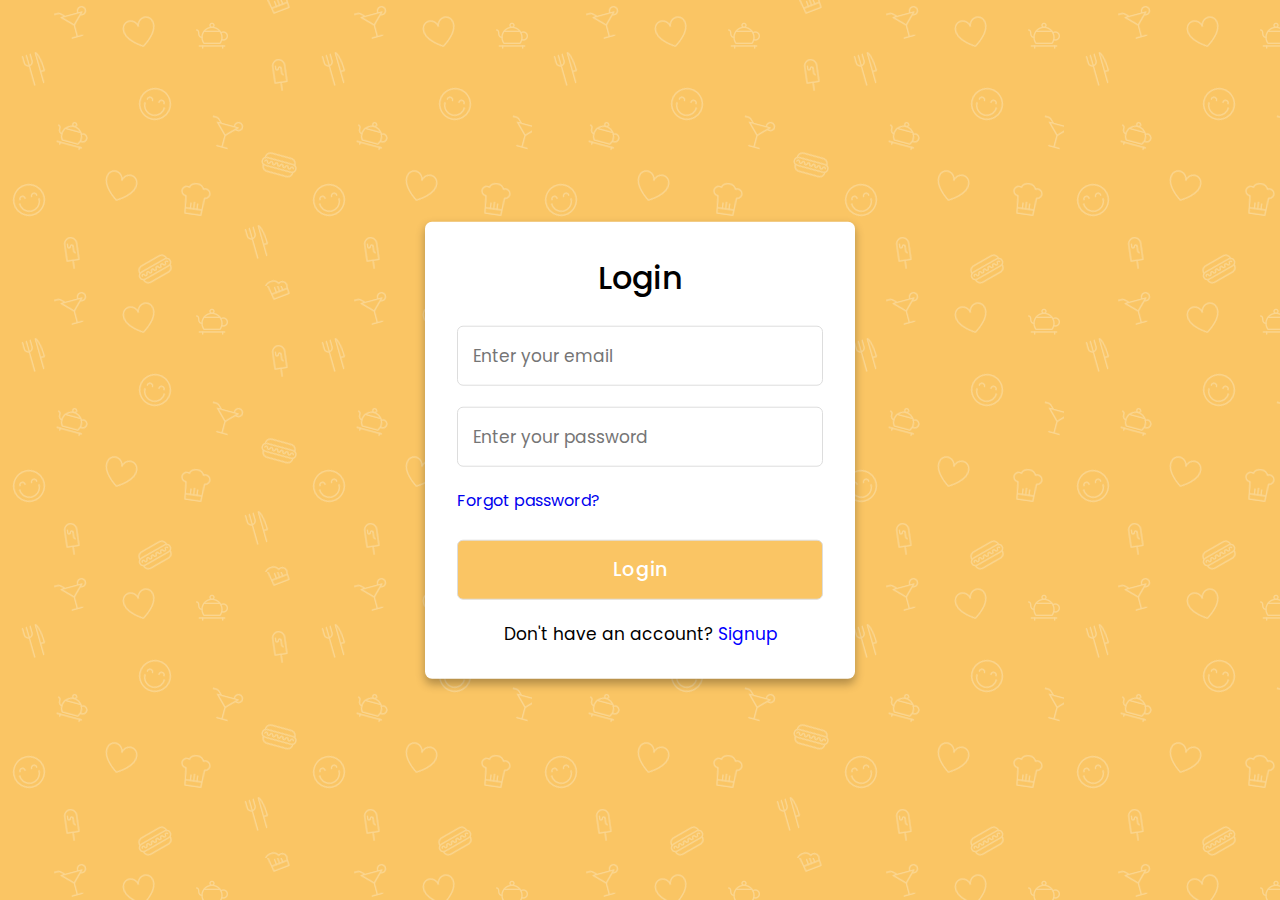
<file: signinup.html>
<!DOCTYPE html>
<html lang="en">
<head>
  <meta charset="UTF-8">
  <meta name="viewport" content="width=device-width, initial-scale=1.0">
  <meta http-equiv="X-UA-Compatible" content="ie=edge">
  <title>Login & Registration Form | CoderGirl</title>

  <link rel="stylesheet" href="style.css">
</head>
<body>
  <div class="container">
    <input type="checkbox" id="check">
    <div class="login form">
      <header>Login</header>
      <form id="loginForm" action="#">
        <input type="text" id="loginEmail" placeholder="Enter your email">
        <input type="password" id="loginPassword" placeholder="Enter your password">
        <a href="#">Forgot password?</a>
        <input type="button" class="button" value="Login" onclick="login()">
      </form>
      <div class="signup">
        <span class="signup">Don't have an account?
         <label for="check">Signup</label>
        </span>
      </div>
    </div>
    <div class="registration form">
      <header>Signup</header>
      <form id="signupForm" action="#">
        <input type="text" id="signupEmail" placeholder="Enter your email">
        <input type="password" id="signupPassword" placeholder="Create a password">
        <input type="password" id="confirmPassword" placeholder="Confirm your password">
        <input type="button" class="button" value="Signup" onclick="signup()">
      </form>
      <div class="signup">
        <span class="signup">Already have an account?
         <label for="check">Login</label>
        </span>
      </div>
    </div>
  </div>
  <script src="script.js"></script>
</body>
</html>
</file>
<file: style.css>
/* Import Google font - Poppins */
@import url('https://fonts.googleapis.com/css2?family=Poppins:wght@200;300;400;500;600;700&display=swap');
*{
  margin: 0;
  padding: 0;
  box-sizing: border-box;
  font-family: 'Poppins', sans-serif;
}
body{
  min-height: 100vh;
  width: 100%;
  background: url('manjal\ background.png');
}
.container{
  position: absolute;
  top: 50%;
  left: 50%;
  transform: translate(-50%,-50%);
  max-width: 430px;
  width: 100%;
  background: #fff;
  border-radius: 7px;
  box-shadow: 0 5px 10px rgba(0,0,0,0.3);
}
.container .registration{
  display: none;
}
#check:checked ~ .registration{
  display: block;
}
#check:checked ~ .login{
  display: none;
}
#check{
  display: none;
}
.container .form{
  padding: 2rem;
}
.form header{
  font-size: 2rem;
  font-weight: 500;
  text-align: center;
  margin-bottom: 1.5rem;
}
 .form input{
   height: 60px;
   width: 100%;
   padding: 0 15px;
   font-size: 17px;
   margin-bottom: 1.3rem;
   border: 1px solid #ddd;
   border-radius: 6px;
   outline: none;
 }
 .form input:focus{
   box-shadow: 0 1px 0 rgba(0,0,0,0.2);
 }
.form a{
  font-size: 16px;
  text-decoration: none;
}
.form a:hover{
  text-decoration: underline;
}
.form input.button{
  color: #fff;
  background: #FAC564;
  font-size: 1.2rem;
  font-weight: 500;
  letter-spacing: 1px;
  margin-top: 1.7rem;
  cursor: pointer;
  transition: 0.4s;
}
.form input.button:hover{
 opacity: 0.8;
}
.signup{
  font-size: 17px;
  text-align: center;
}
.signup label{
  color: blue;
  cursor: pointer;
}
.signup label:hover{
  text-decoration: underline;
}
</file>
